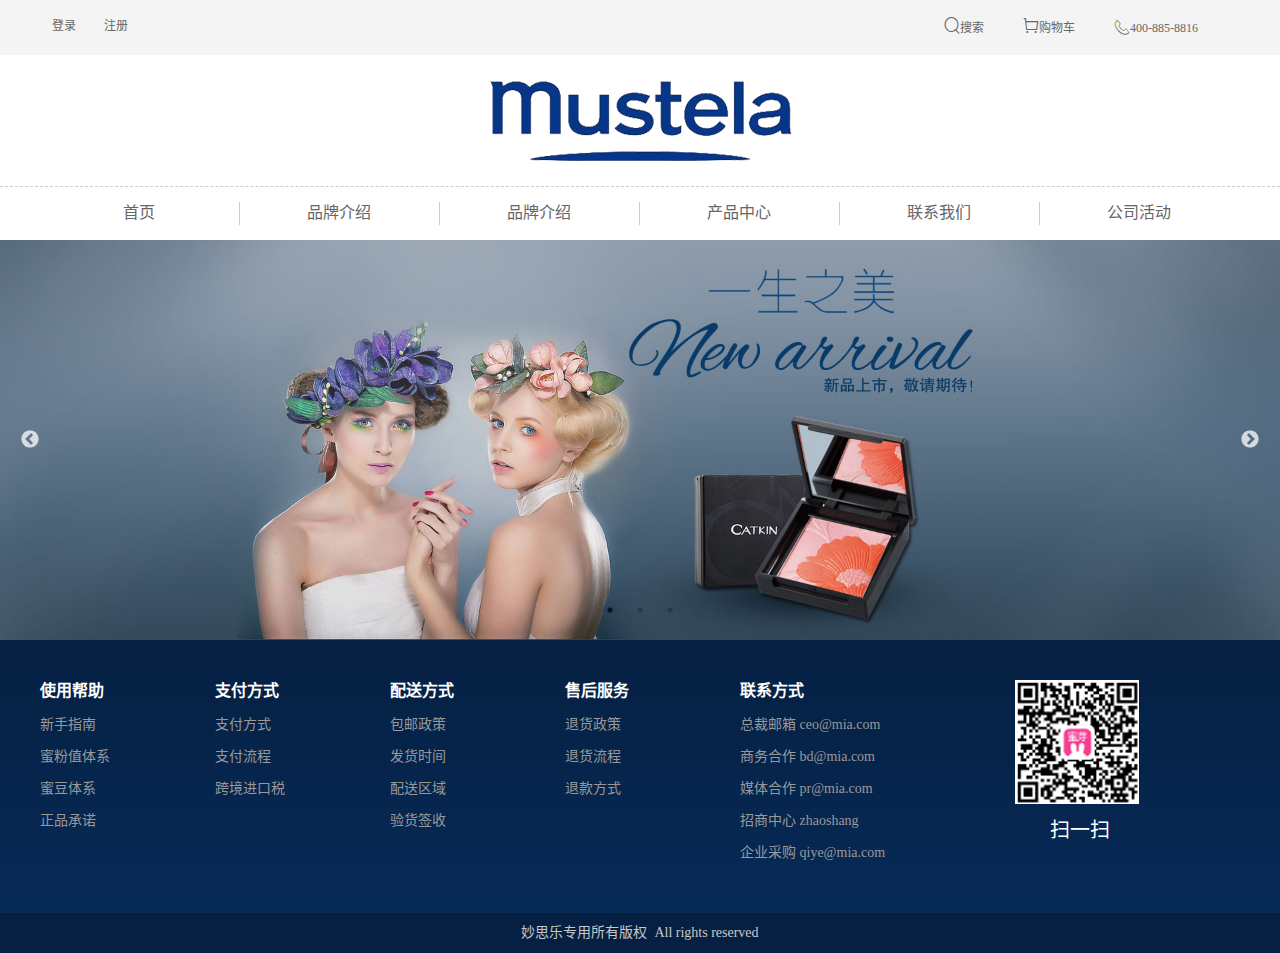
<file: index.html>
<!DOCTYPE html>
<html lang="zh-CN">
<head>
    <meta charset="UTF-8">
    <meta name="viewport" content="width=device-width, initial-scale=1, maximum-scale=1, user-scalable=no">

    <title>mystela</title>
    <link rel="stylesheet" href="css/bootstrap.css">
    <link rel="stylesheet" href="css/reset.css">
    <link rel="stylesheet" href="css/common.css">
    <link rel="stylesheet" href="iconfont/iconfont.css">
    <link rel="stylesheet" href="css/slick.css">
    <link rel="stylesheet" type="text/css" href="css/slick-theme.css">
</head>
<body>
    <!---------------header--------------->
    <div class="header">
        <div class="top">
            <div class="container">
                <a class="signin" href="javascript:void(0);">登录</a>
                <a class="signup" href="javascript:void(0);">注册</a>
                <ul class="fr clearfix">
                    <li>
                        <a href="javascript:void(0);"><i class="iconfont">&#xe600;</i>搜索</a>
                    </li>
                    <li>
                        <a href="javascript:void(0);"><i class="iconfont">&#xe601;</i>购物车</a>
                    </li>
                    <li>
                        <a href="javascript:void(0);"><i class="iconfont">&#xe7bb;</i>400-885-8816</a>
                    </li>
                </ul>
            </div>
        </div>
        <div class="body">
            <div class="logo">
                <a href="javascript:void(0);"><img src="img/logo.png" alt=""></a>
            </div>
            <div class="container">
                <ul class="clearfix">
                    <li><a href="javascript:void(0);">首页</a></li>
                    <li><a href="javascript:void(0);">品牌介绍</a></li>
                    <li><a href="javascript:void(0);">品牌介绍</a></li>
                    <li><a href="javascript:void(0);">产品中心</a></li>
                    <li><a href="javascript:void(0);">联系我们</a></li>
                    <li><a href="javascript:void(0);">公司活动</a></li>
                </ul>
            </div>
        </div>
    </div>


    <!----------banner----------->
    <ul class="banner">
        <li><img src="img/b_l_1.jpg" alt="" style="width: 100%;"></li>
        <li><img src="img/b_l_2.jpg" alt="" style="width: 100%;"></li>
        <li><img src="img/b_l_3.jpg" alt="" style="width: 100%;"></li>
    </ul>


    <!------------------------------footer------------------>
    <div class="footer">
        <div class="body">
            <div class="container">
                <div class="row">
                    <dl class="col-lg-3 col-md-3 col-sm-8 col-xs-8">
                        <dt>使用帮助</dt>
                        <dd><a href="javascript:void(0);">新手指南</a></dd>
                        <dd><a href="javascript:void(0);">蜜粉值体系</a></dd>
                        <dd><a href="javascript:void(0);">蜜豆体系</a></dd>
                        <dd><a href="javascript:void(0);">正品承诺</a></dd>
                    </dl>
                    <dl class="col-lg-3 col-md-3 col-sm-10 col-xs-8">
                        <dt>支付方式</dt>
                        <dd><a href="javascript:void(0);">支付方式</a></dd>
                        <dd><a href="javascript:void(0);">支付流程</a></dd>
                        <dd><a href="javascript:void(0);">跨境进口税</a></dd>
                    </dl>
                    <dl class="col-lg-3 col-md-3 col-sm-6 col-xs-8">
                        <dt>配送方式</dt>
                        <dd><a href="javascript:void(0);">包邮政策</a></dd>
                        <dd><a href="javascript:void(0);">发货时间</a></dd>
                        <dd><a href="javascript:void(0);">配送区域</a></dd>
                        <dd><a href="javascript:void(0);">验货签收</a></dd>
                    </dl>
                    <dl class="col-lg-3 col-md-3 col-sm-8 col-xs-8">
                        <dt>售后服务</dt>
                        <dd><a href="javascript:void(0);">退货政策</a></dd>
                        <dd><a href="javascript:void(0);">退货流程</a></dd>
                        <dd><a href="javascript:void(0);">退款方式</a></dd>
                    </dl>
                    <dl class="col-lg-5 col-md-6 col-sm-10 col-xs-8">
                        <dt>联系方式</dt>
                        <dd><a href="javascript:void(0);">总裁邮箱 <span>ceo@mia.com</span></a></dd>
                        <dd><a href="javascript:void(0);">商务合作 <span>bd@mia.com</span></a></dd>
                        <dd><a href="javascript:void(0);">媒体合作 <span>pr@mia.com</span></a></dd>
                        <dd><a href="javascript:void(0);">招商中心 <span>zhaoshang</span></a></dd>
                        <dd><a href="javascript:void(0);">企业采购 <span>qiye@mia.com</span></a></dd>
                    </dl>
                    <div class="col-lg-3 col-md-2 col-sm-6 col-xs-8">
                        <img src="img/qrcode.png" alt="">
                        <p>扫一扫</p>
                    </div>
                </div>

            </div>
        </div>
        <div class="bottom">
            <div class="container">
                <p>妙思乐专用所有版权&nbsp;&nbsp;All rights reserved</p>
            </div>
        </div>
    </div>




    <script src="js/jquery-1.11.3.min.js"></script>
    <script src="js/bootstrap.js"></script>
    <script src="js/slick.js"></script>
    <script src="js/index.js"></script>
    <script src="js/changeres.js"></script>

</body>
</html>
</file>
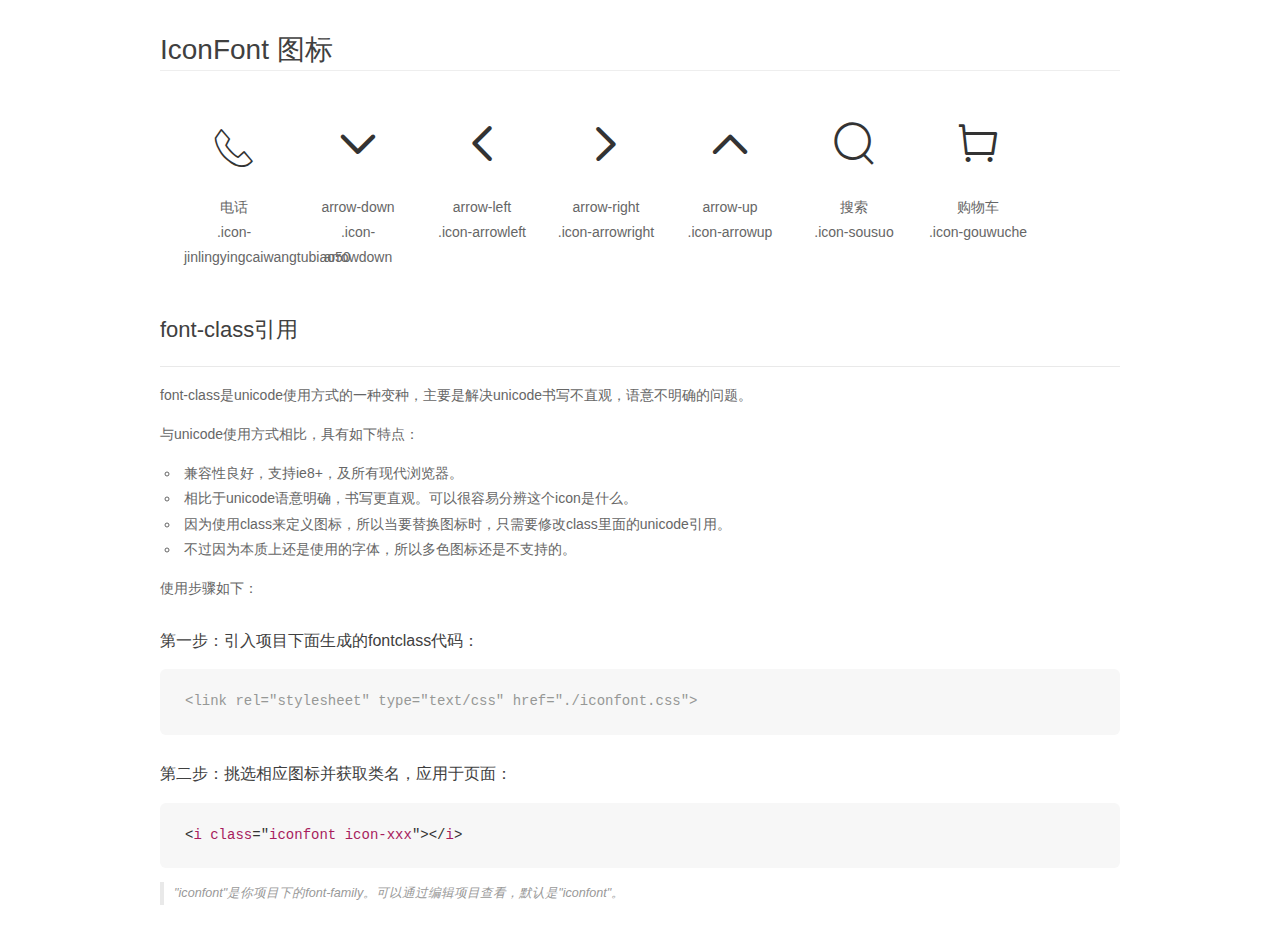
<file: iconfont/demo_fontclass.html>
<!DOCTYPE html>
<html>
<head>
    <meta charset="utf-8"/>
    <title>IconFont</title>
    <link rel="stylesheet" href="demo.css">
    <link rel="stylesheet" href="iconfont.css">
</head>
<body>
    <div class="main markdown">
        <h1>IconFont 图标</h1>
        <ul class="icon_lists clear">
            
                <li>
                <i class="icon iconfont icon-jinlingyingcaiwangtubiao50"></i>
                    <div class="name">电话</div>
                    <div class="fontclass">.icon-jinlingyingcaiwangtubiao50</div>
                </li>
            
                <li>
                <i class="icon iconfont icon-arrowdown"></i>
                    <div class="name">arrow-down</div>
                    <div class="fontclass">.icon-arrowdown</div>
                </li>
            
                <li>
                <i class="icon iconfont icon-arrowleft"></i>
                    <div class="name">arrow-left</div>
                    <div class="fontclass">.icon-arrowleft</div>
                </li>
            
                <li>
                <i class="icon iconfont icon-arrowright"></i>
                    <div class="name">arrow-right</div>
                    <div class="fontclass">.icon-arrowright</div>
                </li>
            
                <li>
                <i class="icon iconfont icon-arrowup"></i>
                    <div class="name">arrow-up</div>
                    <div class="fontclass">.icon-arrowup</div>
                </li>
            
                <li>
                <i class="icon iconfont icon-sousuo"></i>
                    <div class="name">搜索</div>
                    <div class="fontclass">.icon-sousuo</div>
                </li>
            
                <li>
                <i class="icon iconfont icon-gouwuche"></i>
                    <div class="name">购物车</div>
                    <div class="fontclass">.icon-gouwuche</div>
                </li>
            
        </ul>

        <h2 id="font-class-">font-class引用</h2>
        <hr>

        <p>font-class是unicode使用方式的一种变种，主要是解决unicode书写不直观，语意不明确的问题。</p>
        <p>与unicode使用方式相比，具有如下特点：</p>
        <ul>
        <li>兼容性良好，支持ie8+，及所有现代浏览器。</li>
        <li>相比于unicode语意明确，书写更直观。可以很容易分辨这个icon是什么。</li>
        <li>因为使用class来定义图标，所以当要替换图标时，只需要修改class里面的unicode引用。</li>
        <li>不过因为本质上还是使用的字体，所以多色图标还是不支持的。</li>
        </ul>
        <p>使用步骤如下：</p>
        <h3 id="-fontclass-">第一步：引入项目下面生成的fontclass代码：</h3>


        <pre><code class="lang-js hljs javascript"><span class="hljs-comment">&lt;link rel="stylesheet" type="text/css" href="./iconfont.css"&gt;</span></code></pre>
        <h3 id="-">第二步：挑选相应图标并获取类名，应用于页面：</h3>
        <pre><code class="lang-css hljs">&lt;<span class="hljs-selector-tag">i</span> <span class="hljs-selector-tag">class</span>="<span class="hljs-selector-tag">iconfont</span> <span class="hljs-selector-tag">icon-xxx</span>"&gt;&lt;/<span class="hljs-selector-tag">i</span>&gt;</code></pre>
        <blockquote>
        <p>"iconfont"是你项目下的font-family。可以通过编辑项目查看，默认是"iconfont"。</p>
        </blockquote>
    </div>
</body>
</html>
</file>
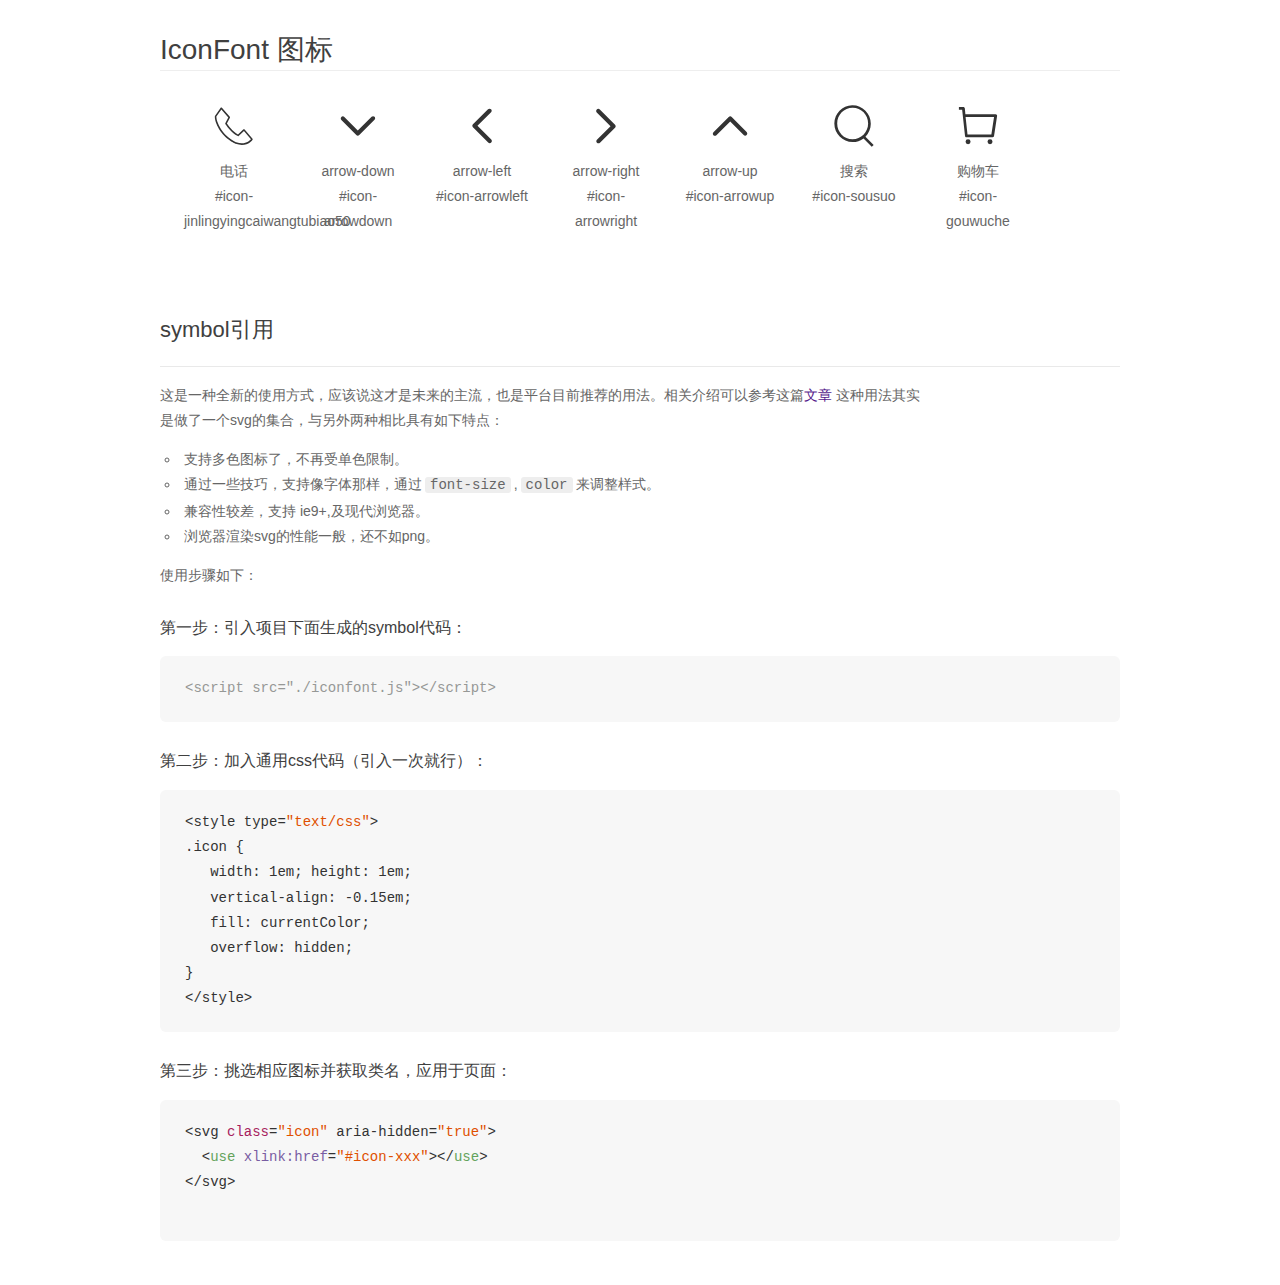
<file: iconfont/demo_symbol.html>
<!DOCTYPE html>
<html>
<head>
    <meta charset="utf-8"/>
    <title>IconFont</title>
    <link rel="stylesheet" href="demo.css">
    <script src="iconfont.js"></script>

    <style type="text/css">
        .icon {
          /* 通过设置 font-size 来改变图标大小 */
          width: 1em; height: 1em;
          /* 图标和文字相邻时，垂直对齐 */
          vertical-align: -0.15em;
          /* 通过设置 color 来改变 SVG 的颜色/fill */
          fill: currentColor;
          /* path 和 stroke 溢出 viewBox 部分在 IE 下会显示
             normalize.css 中也包含这行 */
          overflow: hidden;
        }

    </style>
</head>
<body>
    <div class="main markdown">
        <h1>IconFont 图标</h1>
        <ul class="icon_lists clear">
            
                <li>
                    <svg class="icon" aria-hidden="true">
                        <use xlink:href="#icon-jinlingyingcaiwangtubiao50"></use>
                    </svg>
                    <div class="name">电话</div>
                    <div class="fontclass">#icon-jinlingyingcaiwangtubiao50</div>
                </li>
            
                <li>
                    <svg class="icon" aria-hidden="true">
                        <use xlink:href="#icon-arrowdown"></use>
                    </svg>
                    <div class="name">arrow-down</div>
                    <div class="fontclass">#icon-arrowdown</div>
                </li>
            
                <li>
                    <svg class="icon" aria-hidden="true">
                        <use xlink:href="#icon-arrowleft"></use>
                    </svg>
                    <div class="name">arrow-left</div>
                    <div class="fontclass">#icon-arrowleft</div>
                </li>
            
                <li>
                    <svg class="icon" aria-hidden="true">
                        <use xlink:href="#icon-arrowright"></use>
                    </svg>
                    <div class="name">arrow-right</div>
                    <div class="fontclass">#icon-arrowright</div>
                </li>
            
                <li>
                    <svg class="icon" aria-hidden="true">
                        <use xlink:href="#icon-arrowup"></use>
                    </svg>
                    <div class="name">arrow-up</div>
                    <div class="fontclass">#icon-arrowup</div>
                </li>
            
                <li>
                    <svg class="icon" aria-hidden="true">
                        <use xlink:href="#icon-sousuo"></use>
                    </svg>
                    <div class="name">搜索</div>
                    <div class="fontclass">#icon-sousuo</div>
                </li>
            
                <li>
                    <svg class="icon" aria-hidden="true">
                        <use xlink:href="#icon-gouwuche"></use>
                    </svg>
                    <div class="name">购物车</div>
                    <div class="fontclass">#icon-gouwuche</div>
                </li>
            
        </ul>


        <h2 id="symbol-">symbol引用</h2>
        <hr>

        <p>这是一种全新的使用方式，应该说这才是未来的主流，也是平台目前推荐的用法。相关介绍可以参考这篇<a href="">文章</a>
        这种用法其实是做了一个svg的集合，与另外两种相比具有如下特点：</p>
        <ul>
          <li>支持多色图标了，不再受单色限制。</li>
          <li>通过一些技巧，支持像字体那样，通过<code>font-size</code>,<code>color</code>来调整样式。</li>
          <li>兼容性较差，支持 ie9+,及现代浏览器。</li>
          <li>浏览器渲染svg的性能一般，还不如png。</li>
        </ul>
        <p>使用步骤如下：</p>
        <h3 id="-symbol-">第一步：引入项目下面生成的symbol代码：</h3>
        <pre><code class="lang-js hljs javascript"><span class="hljs-comment">&lt;script src="./iconfont.js"&gt;&lt;/script&gt;</span></code></pre>
        <h3 id="-css-">第二步：加入通用css代码（引入一次就行）：</h3>
        <pre><code class="lang-js hljs javascript">&lt;style type=<span class="hljs-string">"text/css"</span>&gt;
.icon {
   width: <span class="hljs-number">1</span>em; height: <span class="hljs-number">1</span>em;
   vertical-align: <span class="hljs-number">-0.15</span>em;
   fill: currentColor;
   overflow: hidden;
}
&lt;<span class="hljs-regexp">/style&gt;</span></code></pre>
        <h3 id="-">第三步：挑选相应图标并获取类名，应用于页面：</h3>
        <pre><code class="lang-js hljs javascript">&lt;svg <span class="hljs-class"><span class="hljs-keyword">class</span></span>=<span class="hljs-string">"icon"</span> aria-hidden=<span class="hljs-string">"true"</span>&gt;<span class="xml"><span class="hljs-tag">
  &lt;<span class="hljs-name">use</span> <span class="hljs-attr">xlink:href</span>=<span class="hljs-string">"#icon-xxx"</span>&gt;</span><span class="hljs-tag">&lt;/<span class="hljs-name">use</span>&gt;</span>
</span>&lt;<span class="hljs-regexp">/svg&gt;
        </span></code></pre>
    </div>
</body>
</html>
</file>
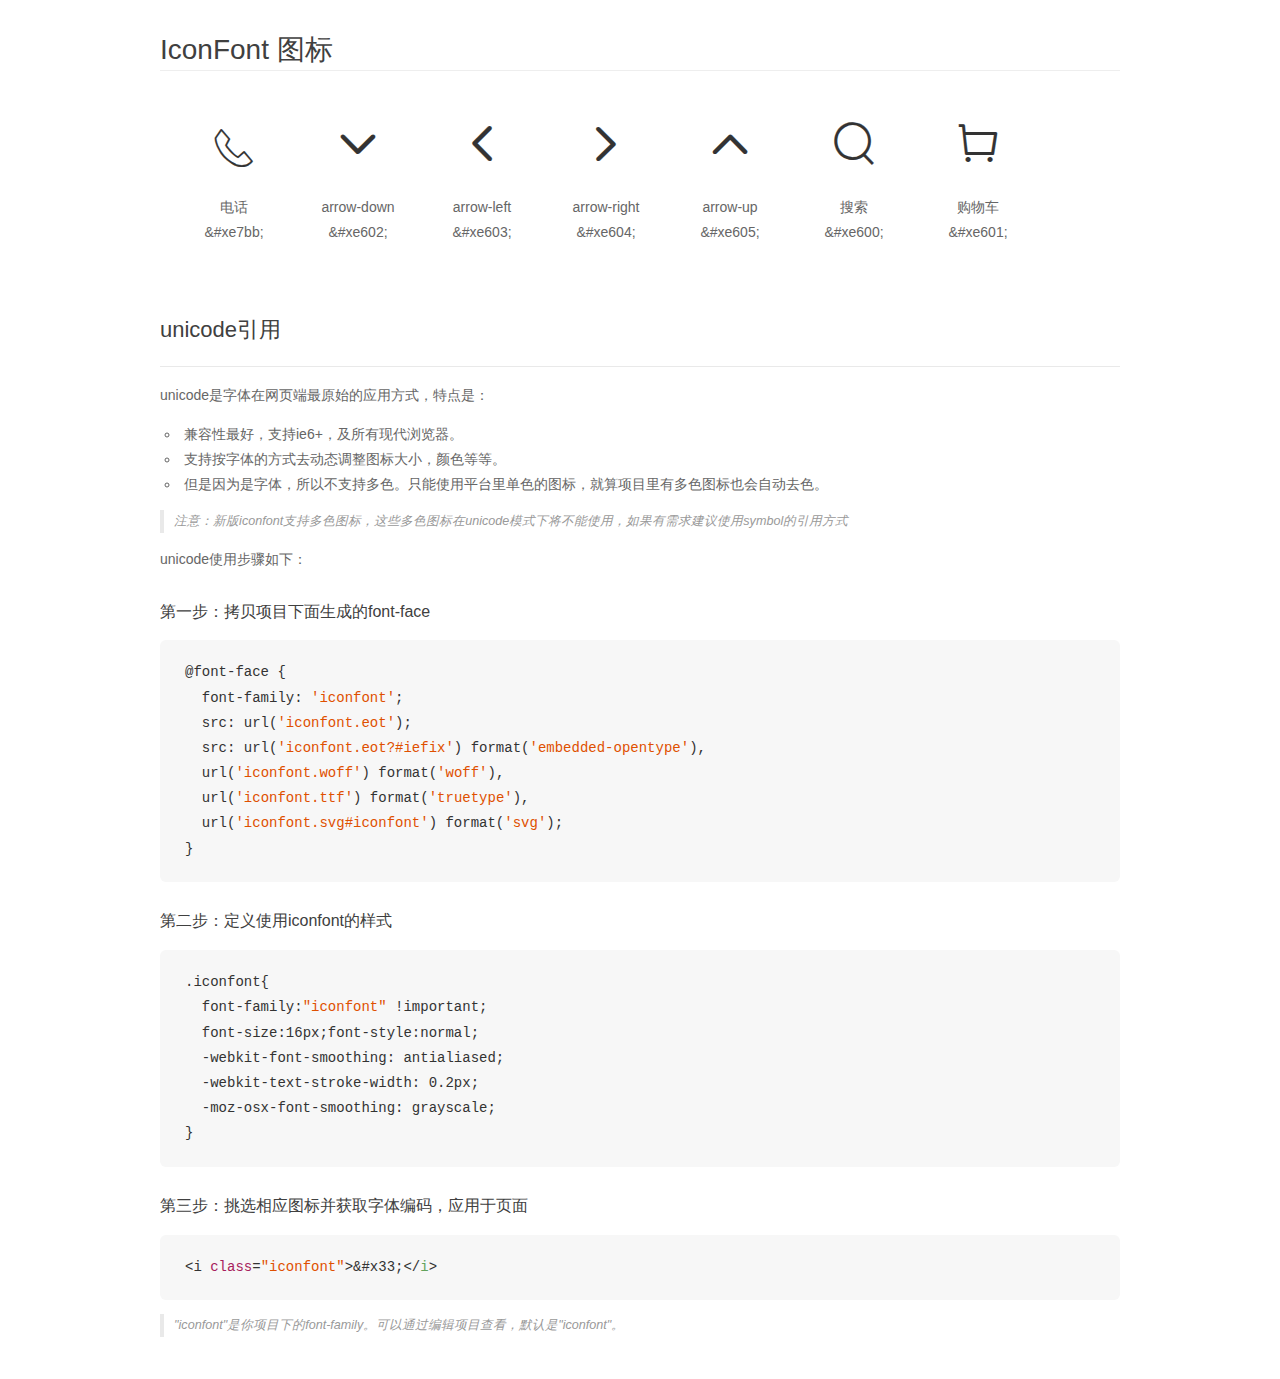
<file: iconfont/demo_unicode.html>
<!DOCTYPE html>
<html>
<head>
    <meta charset="utf-8"/>
    <title>IconFont</title>
    <link rel="stylesheet" href="demo.css">

    <style type="text/css">

        @font-face {font-family: "iconfont";
          src: url('iconfont.eot'); /* IE9*/
          src: url('iconfont.eot#iefix') format('embedded-opentype'), /* IE6-IE8 */
          url('iconfont.woff') format('woff'), /* chrome, firefox */
          url('iconfont.ttf') format('truetype'), /* chrome, firefox, opera, Safari, Android, iOS 4.2+*/
          url('iconfont.svg#iconfont') format('svg'); /* iOS 4.1- */
        }

        .iconfont {
          font-family:"iconfont" !important;
          font-size:16px;
          font-style:normal;
          -webkit-font-smoothing: antialiased;
          -webkit-text-stroke-width: 0.2px;
          -moz-osx-font-smoothing: grayscale;
        }

    </style>
</head>
<body>
    <div class="main markdown">
        <h1>IconFont 图标</h1>
        <ul class="icon_lists clear">
            
                <li>
                <i class="icon iconfont">&#xe7bb;</i>
                    <div class="name">电话</div>
                    <div class="code">&amp;#xe7bb;</div>
                </li>
            
                <li>
                <i class="icon iconfont">&#xe602;</i>
                    <div class="name">arrow-down</div>
                    <div class="code">&amp;#xe602;</div>
                </li>
            
                <li>
                <i class="icon iconfont">&#xe603;</i>
                    <div class="name">arrow-left</div>
                    <div class="code">&amp;#xe603;</div>
                </li>
            
                <li>
                <i class="icon iconfont">&#xe604;</i>
                    <div class="name">arrow-right</div>
                    <div class="code">&amp;#xe604;</div>
                </li>
            
                <li>
                <i class="icon iconfont">&#xe605;</i>
                    <div class="name">arrow-up</div>
                    <div class="code">&amp;#xe605;</div>
                </li>
            
                <li>
                <i class="icon iconfont">&#xe600;</i>
                    <div class="name">搜索</div>
                    <div class="code">&amp;#xe600;</div>
                </li>
            
                <li>
                <i class="icon iconfont">&#xe601;</i>
                    <div class="name">购物车</div>
                    <div class="code">&amp;#xe601;</div>
                </li>
            
        </ul>
        <h2 id="unicode-">unicode引用</h2>
        <hr>

        <p>unicode是字体在网页端最原始的应用方式，特点是：</p>
        <ul>
        <li>兼容性最好，支持ie6+，及所有现代浏览器。</li>
        <li>支持按字体的方式去动态调整图标大小，颜色等等。</li>
        <li>但是因为是字体，所以不支持多色。只能使用平台里单色的图标，就算项目里有多色图标也会自动去色。</li>
        </ul>
        <blockquote>
        <p>注意：新版iconfont支持多色图标，这些多色图标在unicode模式下将不能使用，如果有需求建议使用symbol的引用方式</p>
        </blockquote>
        <p>unicode使用步骤如下：</p>
        <h3 id="-font-face">第一步：拷贝项目下面生成的font-face</h3>
        <pre><code class="lang-js hljs javascript">@font-face {
  font-family: <span class="hljs-string">'iconfont'</span>;
  src: url(<span class="hljs-string">'iconfont.eot'</span>);
  src: url(<span class="hljs-string">'iconfont.eot?#iefix'</span>) format(<span class="hljs-string">'embedded-opentype'</span>),
  url(<span class="hljs-string">'iconfont.woff'</span>) format(<span class="hljs-string">'woff'</span>),
  url(<span class="hljs-string">'iconfont.ttf'</span>) format(<span class="hljs-string">'truetype'</span>),
  url(<span class="hljs-string">'iconfont.svg#iconfont'</span>) format(<span class="hljs-string">'svg'</span>);
}
</code></pre>
        <h3 id="-iconfont-">第二步：定义使用iconfont的样式</h3>
        <pre><code class="lang-js hljs javascript">.iconfont{
  font-family:<span class="hljs-string">"iconfont"</span> !important;
  font-size:<span class="hljs-number">16</span>px;font-style:normal;
  -webkit-font-smoothing: antialiased;
  -webkit-text-stroke-width: <span class="hljs-number">0.2</span>px;
  -moz-osx-font-smoothing: grayscale;
}
</code></pre>
        <h3 id="-">第三步：挑选相应图标并获取字体编码，应用于页面</h3>
        <pre><code class="lang-js hljs javascript">&lt;i <span class="hljs-class"><span class="hljs-keyword">class</span></span>=<span class="hljs-string">"iconfont"</span>&gt;&amp;#x33;<span class="xml"><span class="hljs-tag">&lt;/<span class="hljs-name">i</span>&gt;</span></span></code></pre>

        <blockquote>
        <p>"iconfont"是你项目下的font-family。可以通过编辑项目查看，默认是"iconfont"。</p>
        </blockquote>
    </div>


</body>
</html>
</file>
<file: css/common.css>
body{font-family: 微软雅黑;}
a, a:hover,a:active,a:visited,a:focus{font-family: 微软雅黑;text-decoration: none;}
a{color: #666666;}
a:hover{color: #07358c;}
.container{padding: 0;}

.header{background: #ffffff;}
.header .top{padding: 16px 0;background: #f4f4f4;}
.header .top .container a{margin: 0 12px; font-size: 12px;}
.header .top .container ul{margin-right: 30px;}
.header .top .container ul li{float: left;margin-left: 15px;}

.header .body .logo{padding:25px 0;border-bottom: 1px dashed #cccccc;}
.header .body .logo a{display:block;width: 304px;margin: 0 auto;}
.header .body ul{width: 100%;padding: 15px 0;}
.header .body ul li{float: left;width: 16.66%;text-align: center;border-right: 1px solid #cccccc;}
.header .body ul li:last-child{border: 0;}


.footer .body{
    padding-top:40px;
    background: -webkit-linear-gradient(#052042, #072a57); /* Safari 5.1 - 6.0 */
    background: -o-linear-gradient(#052042, #072a57); /* Opera 11.1 - 12.0 */
    background: -moz-linear-gradient(#052042, #072a57); /* Firefox 3.6 - 15 */
    background: linear-gradient(#052042, #072a57); /* 标准的语法 */
}
.footer .body .container dl{margin-bottom: 50px;}
.footer .body .container dl dt{color: #fff;font-size: 16px;}
.footer .body .container dl dd a{color: #999;font-size: 14px;}
.footer .body .container dl dd{margin-top: 12px;}
.footer .body .container > div p{width:100%;margin-top:12px;margin-left:35px;font-size: 20px;color: #fff;}

/*[0,980]*/
@media screen and (max-width: 980px) {
    .footer .body .container{padding-left: 50px;}
    .footer .body .container dl dt{font-size: 24px;font-weight: normal;}
    .footer .body .container dl dd a{color: #999;font-size: 20px;}
    .footer .body .container dl dd a span{font-size: 14px;}
}

.footer .bottom{background: #052042;padding: 10px;}
.footer .bottom p{text-align: center;height: 20px;color: #c8c8c8;font-size: 14px;line-height: 20px;}

/*[0,1199]*/
@media screen and (max-width: 1199px) {
    .footer .body .container dl{margin:0px;margin-bottom: 50px;}
}

/*[750,979]*/
@media screen and (min-width: 750px) and (max-width: 979px) {
    .container{padding: 0 0px;width: 100%;}
}

/*[1200,1920]*/
@media screen and (min-width:1200px){
    .footer .body .container dl{margin-right:25px;}
    a{font-size: 16px;}
}

/*[0-750]*/
@media screen and (max-width: 750px){
    .header .top .container a{font-size: 22px;margin: 0 5px;}
    .header .top .container a i{font-size: 22px;}
    .header .top .container ul{margin-right: 0;}
    .header .top .container ul li{float: left;margin-left:0px;}
    a{font-size: 24px;}
}
</file>
<file: iconfont/iconfont.css>
@font-face {font-family: "iconfont";
  src: url('iconfont.eot?t=1491878259049'); /* IE9*/
  src: url('iconfont.eot?t=1491878259049#iefix') format('embedded-opentype'), /* IE6-IE8 */
  url('iconfont.woff?t=1491878259049') format('woff'), /* chrome, firefox */
  url('iconfont.ttf?t=1491878259049') format('truetype'), /* chrome, firefox, opera, Safari, Android, iOS 4.2+*/
  url('iconfont.svg?t=1491878259049#iconfont') format('svg'); /* iOS 4.1- */
}

.iconfont {
  font-family:"iconfont" !important;
  font-size:16px;
  font-style:normal;
  -webkit-font-smoothing: antialiased;
  -moz-osx-font-smoothing: grayscale;
}

.icon-jinlingyingcaiwangtubiao50:before { content: "\e7bb"; }

.icon-arrowdown:before { content: "\e602"; }

.icon-arrowleft:before { content: "\e603"; }

.icon-arrowright:before { content: "\e604"; }

.icon-arrowup:before { content: "\e605"; }

.icon-sousuo:before { content: "\e600"; }

.icon-gouwuche:before { content: "\e601"; }
</file>
<file: iconfont/demo.css>
*{margin: 0;padding: 0;list-style: none;}
/*
KISSY CSS Reset
理念：1. reset 的目的不是清除浏览器的默认样式，这仅是部分工作。清除和重置是紧密不可分的。
2. reset 的目的不是让默认样式在所有浏览器下一致，而是减少默认样式有可能带来的问题。
3. reset 期望提供一套普适通用的基础样式。但没有银弹，推荐根据具体需求，裁剪和修改后再使用。
特色：1. 适应中文；2. 基于最新主流浏览器。
维护：玉伯<lifesinger@gmail.com>, 正淳<ragecarrier@gmail.com>
 */

/** 清除内外边距 **/
body, h1, h2, h3, h4, h5, h6, hr, p, blockquote, /* structural elements 结构元素 */
dl, dt, dd, ul, ol, li, /* list elements 列表元素 */
pre, /* text formatting elements 文本格式元素 */
form, fieldset, legend, button, input, textarea, /* form elements 表单元素 */
th, td /* table elements 表格元素 */ {
  margin: 0;
  padding: 0;
}

/** 设置默认字体 **/
body,
button, input, select, textarea /* for ie */ {
  font: 12px/1.5 tahoma, arial, \5b8b\4f53, sans-serif;
}
h1, h2, h3, h4, h5, h6 { font-size: 100%; }
address, cite, dfn, em, var { font-style: normal; } /* 将斜体扶正 */
code, kbd, pre, samp { font-family: courier new, courier, monospace; } /* 统一等宽字体 */
small { font-size: 12px; } /* 小于 12px 的中文很难阅读，让 small 正常化 */

/** 重置列表元素 **/
ul, ol { list-style: none; }

/** 重置文本格式元素 **/
a { text-decoration: none; }
a:hover { text-decoration: underline; }


/** 重置表单元素 **/
legend { color: #000; } /* for ie6 */
fieldset, img { border: 0; } /* img 搭车：让链接里的 img 无边框 */
button, input, select, textarea { font-size: 100%; } /* 使得表单元素在 ie 下能继承字体大小 */
/* 注：optgroup 无法扶正 */

/** 重置表格元素 **/
table { border-collapse: collapse; border-spacing: 0; }

/* 清除浮动 */
.ks-clear:after, .clear:after {
  content: '\20';
  display: block;
  height: 0;
  clear: both;
}
.ks-clear, .clear {
  *zoom: 1;
}

.main {
  padding: 30px 100px;
width: 960px;
margin: 0 auto;
}
.main h1{font-size:36px; color:#333; text-align:left;margin-bottom:30px; border-bottom: 1px solid #eee;}

.helps{margin-top:40px;}
.helps pre{
  padding:20px;
  margin:10px 0;
  border:solid 1px #e7e1cd;
  background-color: #fffdef;
  overflow: auto;
}

.icon_lists{
  width: 100% !important;

}

.icon_lists li{
  float:left;
  width: 100px;
  height:180px;
  text-align: center;
  list-style: none !important;
}
.icon_lists .icon{
  font-size: 42px;
  line-height: 100px;
  margin: 10px 0;
  color:#333;
  -webkit-transition: font-size 0.25s ease-out 0s;
  -moz-transition: font-size 0.25s ease-out 0s;
  transition: font-size 0.25s ease-out 0s;

}
.icon_lists .icon:hover{
  font-size: 100px;
}



.markdown {
  color: #666;
  font-size: 14px;
  line-height: 1.8;
}

.highlight {
  line-height: 1.5;
}

.markdown img {
  vertical-align: middle;
  max-width: 100%;
}

.markdown h1 {
  color: #404040;
  font-weight: 500;
  line-height: 40px;
  margin-bottom: 24px;
}

.markdown h2,
.markdown h3,
.markdown h4,
.markdown h5,
.markdown h6 {
  color: #404040;
  margin: 1.6em 0 0.6em 0;
  font-weight: 500;
  clear: both;
}

.markdown h1 {
  font-size: 28px;
}

.markdown h2 {
  font-size: 22px;
}

.markdown h3 {
  font-size: 16px;
}

.markdown h4 {
  font-size: 14px;
}

.markdown h5 {
  font-size: 12px;
}

.markdown h6 {
  font-size: 12px;
}

.markdown hr {
  height: 1px;
  border: 0;
  background: #e9e9e9;
  margin: 16px 0;
  clear: both;
}

.markdown p,
.markdown pre {
  margin: 1em 0;
}

.markdown > p,
.markdown > blockquote,
.markdown > .highlight,
.markdown > ol,
.markdown > ul {
  width: 80%;
}

.markdown ul > li {
  list-style: circle;
}

.markdown > ul li,
.markdown blockquote ul > li {
  margin-left: 20px;
  padding-left: 4px;
}

.markdown > ul li p,
.markdown > ol li p {
  margin: 0.6em 0;
}

.markdown ol > li {
  list-style: decimal;
}

.markdown > ol li,
.markdown blockquote ol > li {
  margin-left: 20px;
  padding-left: 4px;
}

.markdown code {
  margin: 0 3px;
  padding: 0 5px;
  background: #eee;
  border-radius: 3px;
}

.markdown pre {
  border-radius: 6px;
  background: #f7f7f7;
  padding: 20px;
}

.markdown pre code {
  border: none;
  background: #f7f7f7;
  margin: 0;
}

.markdown strong,
.markdown b {
  font-weight: 600;
}

.markdown > table {
  border-collapse: collapse;
  border-spacing: 0px;
  empty-cells: show;
  border: 1px solid #e9e9e9;
  width: 95%;
  margin-bottom: 24px;
}

.markdown > table th {
  white-space: nowrap;
  color: #333;
  font-weight: 600;

}

.markdown > table th,
.markdown > table td {
  border: 1px solid #e9e9e9;
  padding: 8px 16px;
  text-align: left;
}

.markdown > table th {
  background: #F7F7F7;
}

.markdown blockquote {
  font-size: 90%;
  color: #999;
  border-left: 4px solid #e9e9e9;
  padding-left: 0.8em;
  margin: 1em 0;
  font-style: italic;
}

.markdown blockquote p {
  margin: 0;
}

.markdown .anchor {
  opacity: 0;
  transition: opacity 0.3s ease;
  margin-left: 8px;
}

.markdown .waiting {
  color: #ccc;
}

.markdown h1:hover .anchor,
.markdown h2:hover .anchor,
.markdown h3:hover .anchor,
.markdown h4:hover .anchor,
.markdown h5:hover .anchor,
.markdown h6:hover .anchor {
  opacity: 1;
  display: inline-block;
}

.markdown > br,
.markdown > p > br {
  clear: both;
}


.hljs {
  display: block;
  background: white;
  padding: 0.5em;
  color: #333333;
  overflow-x: auto;
}

.hljs-comment,
.hljs-meta {
  color: #969896;
}

.hljs-string,
.hljs-variable,
.hljs-template-variable,
.hljs-strong,
.hljs-emphasis,
.hljs-quote {
  color: #df5000;
}

.hljs-keyword,
.hljs-selector-tag,
.hljs-type {
  color: #a71d5d;
}

.hljs-literal,
.hljs-symbol,
.hljs-bullet,
.hljs-attribute {
  color: #0086b3;
}

.hljs-section,
.hljs-name {
  color: #63a35c;
}

.hljs-tag {
  color: #333333;
}

.hljs-title,
.hljs-attr,
.hljs-selector-id,
.hljs-selector-class,
.hljs-selector-attr,
.hljs-selector-pseudo {
  color: #795da3;
}

.hljs-addition {
  color: #55a532;
  background-color: #eaffea;
}

.hljs-deletion {
  color: #bd2c00;
  background-color: #ffecec;
}

.hljs-link {
  text-decoration: underline;
}

pre{
  background: #fff;
}
</file>
